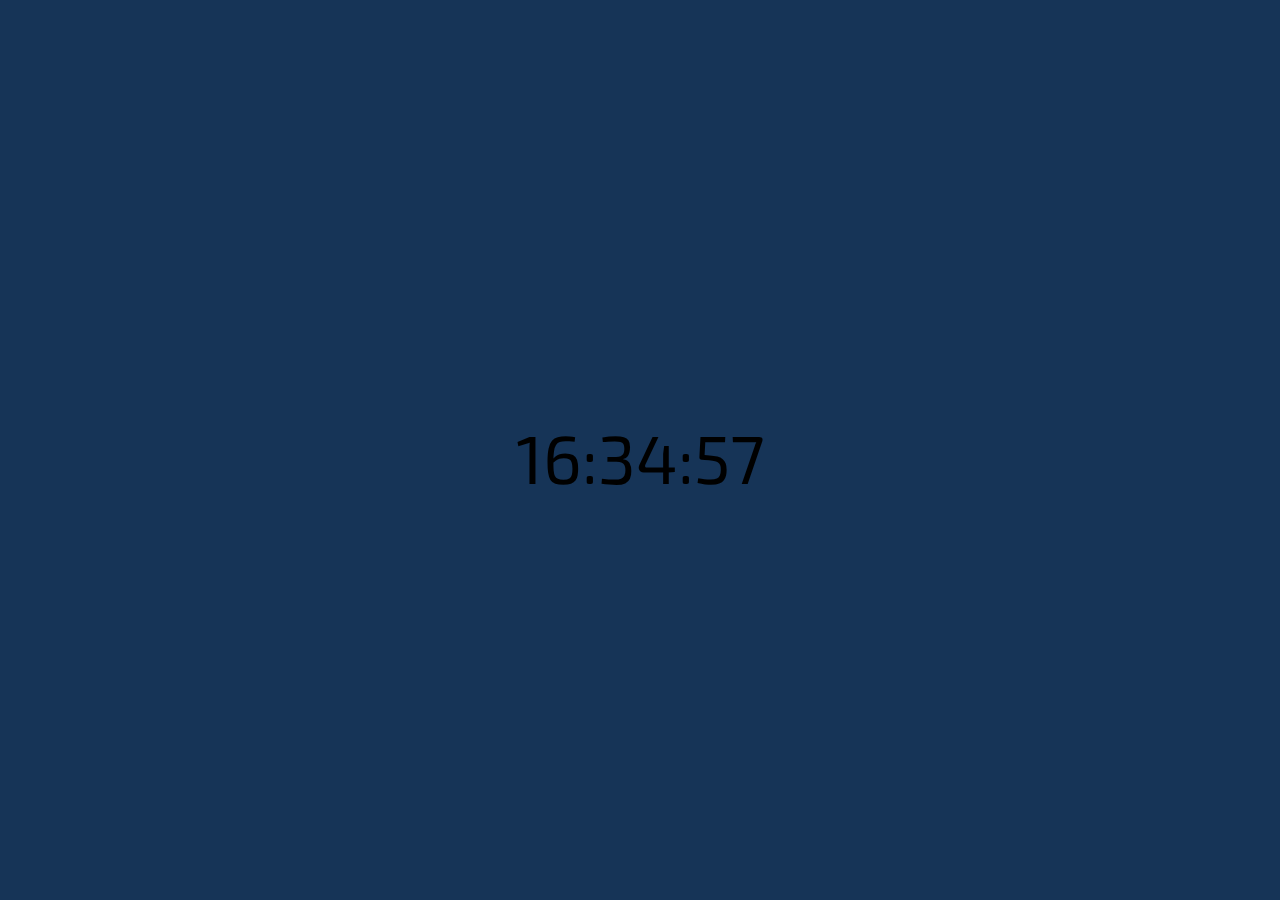
<file: ColorClock/index.html>
<!DOCTYPE html>
<html lang="en">
  <head>
    <meta charset="UTF-8" />
    <meta name="viewport" content="width=device-width, initial-scale=1.0" />
    <link rel="preconnect" href="https://fonts.gstatic.com" />
    <link
      href="https://fonts.googleapis.com/css2?family=Exo+2:wght@100;200;300;400;500;600;700;800;900&display=swap"
      rel="stylesheet"
    />
    <title>Clock</title>
    <link rel="stylesheet" href="style.css" />
  </head>
  <body>
    <div id="clock">12:13:14</div>

    <script src="script.js"></script>
  </body>
</html>
</file>
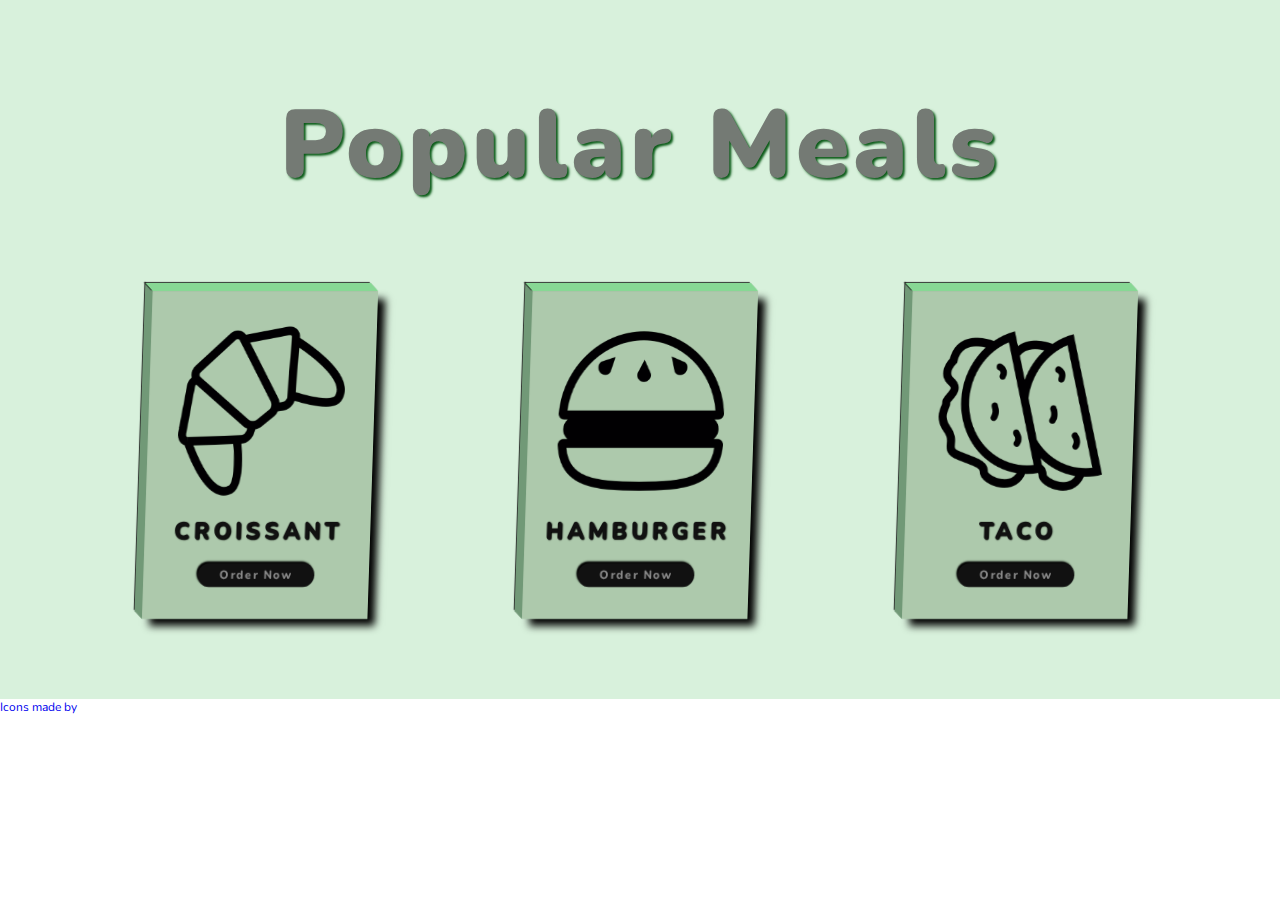
<file: Orders/index.html>
<!DOCTYPE html>
<html lang="en">
<head>
    <meta charset="UTF-8">
    <meta name="viewport" content="width=device-width, initial-scale=1.0">
    <title>Orders</title>
    <link rel="stylesheet" href="style.css">
    <link rel="stylesheet" href="https://cdnjs.cloudflare.com/ajax/libs/font-awesome/5.15.1/css/all.min.css">
</head>
<body>
    <div class="container">
        <section class="section-2">
            <h1 class="section-heading">popular meals</h1>
            <div class="cards-container">
                <div class="card">
                    <img src="images/card-img-1.png" class="card-img" />
                    <h3 class="card-name">Croissant</h3>
                    <button class="card-btn">Order now</button>
                </div>
                <div class="card">
                    <img src="images/card-img-2.png" class="card-img" />
                    <h3 class="card-name">Hamburger</h3>
                    <button class="card-btn">Order now</button>
                </div>
                <div class="card">
                    <img src="images/card-img-3.png" class="card-img" />
                    <h3 class="card-name">Taco</h3>
                    <button class="card-btn">Order now</button>
                </div>
            </div>
        </section>
        <div><h2><a href="http://www.freepik.com" title="">Icons made by</a></h2></div>
        </div>
</body>

</html>
</file>
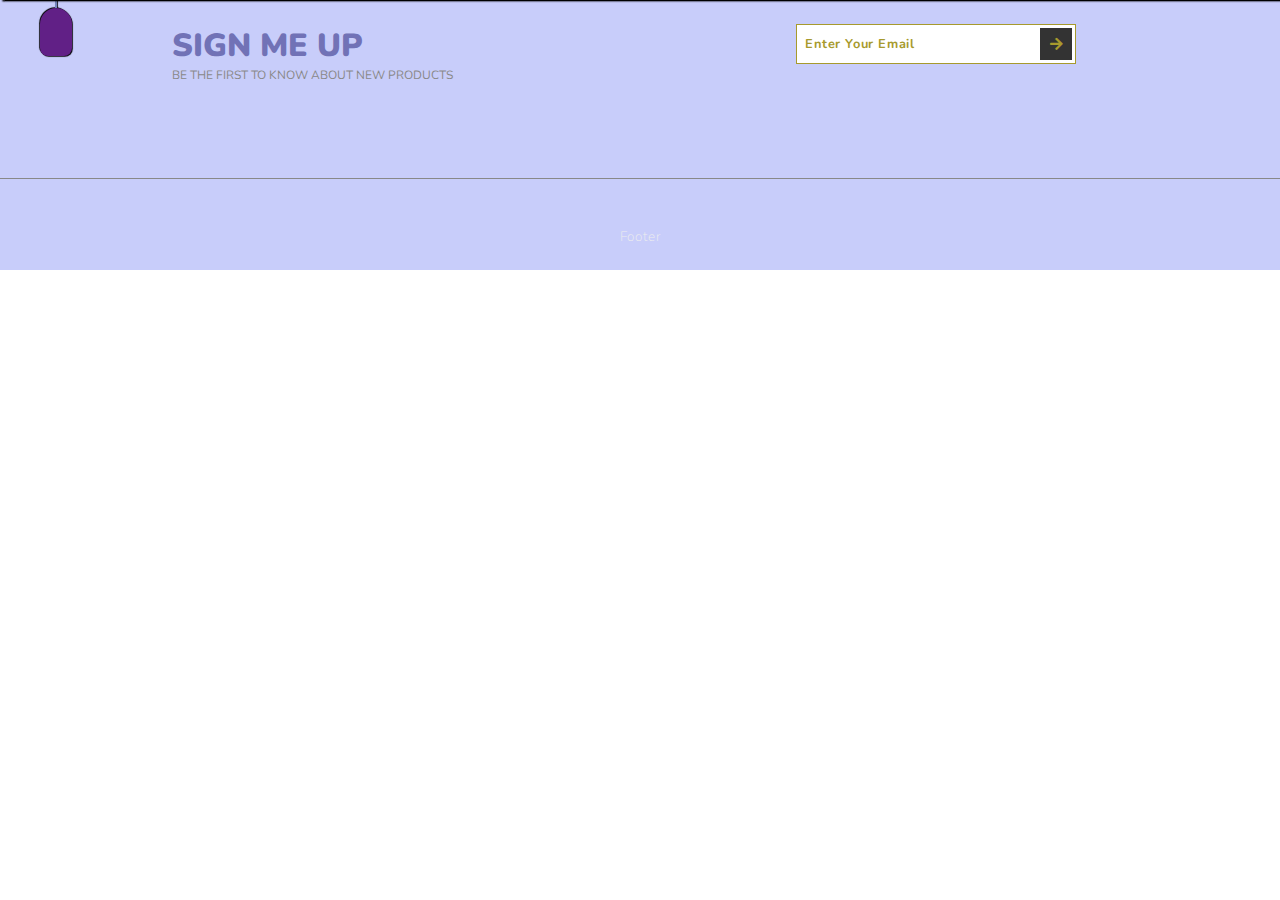
<file: Orders_menu/index.html>
<!DOCTYPE html>
<html lang="en">
<head>
    <meta charset="UTF-8">
    <meta name="viewport" content="width=device-width, initial-scale=1.0">
    <title>Foods</title>
    <link rel="stylesheet" href="style.css">
    <link rel="stylesheet" href="https://cdnjs.cloudflare.com/ajax/libs/font-awesome/5.15.1/css/all.min.css">
</head>
<body>

    <!-- Navbar  -->
    <nav class="navbar target">
        <a href="#" class="navbar-link">
            <i class="fas fa-home"></i>
            <span>Home</span>
        </a>
        <a href="#" class="navbar-link">
            <i class="fas fa-utensils"></i>
            <span>Meals</span>
        </a>
        <a href="#" class="navbar-link">
            <i class="fas fa-hamburger"></i>
            <span>Burger</span>
        </a>
        <a href="#" class="navbar-link">
            <i class="fas fa-pizza-slice"></i>
            <span>Pizza</span>
        </a>
        <a href="#" class="navbar-link">
            <i class="fas fa-blender-phone"></i>
            <span>Contact</span>
        </a>
    </nav>
    <div class="menu target"></div>
    <!-- End of Navbar  -->

    <div class="container">
        
        <!-- Section 4 -->
        <section class="section-4">
            <div class="section-4-text">
                <h2 class="section-4-heading">Sign Me Up</h2>
                <p class="section-4-paragraph">
                    BE THE FIRST TO KNOW ABOUT NEW PRODUCTS
                </p>
            </div>
            <form class="signup-form ">
                <input
                    type="email"
                    class="signup-form-input"
                    placeholder="Enter Your Email"
                />
                <button type="submit" class="signup-form-btn">
                    <i class="fas fa-arrow-right"></i>
                </button>
            </form>
            <p class="copyright">Footer</p>
        </section>
        <!-- End of Section 4 -->
    </div>
        <script src="script.js"></script>
</body>
</html>
</file>
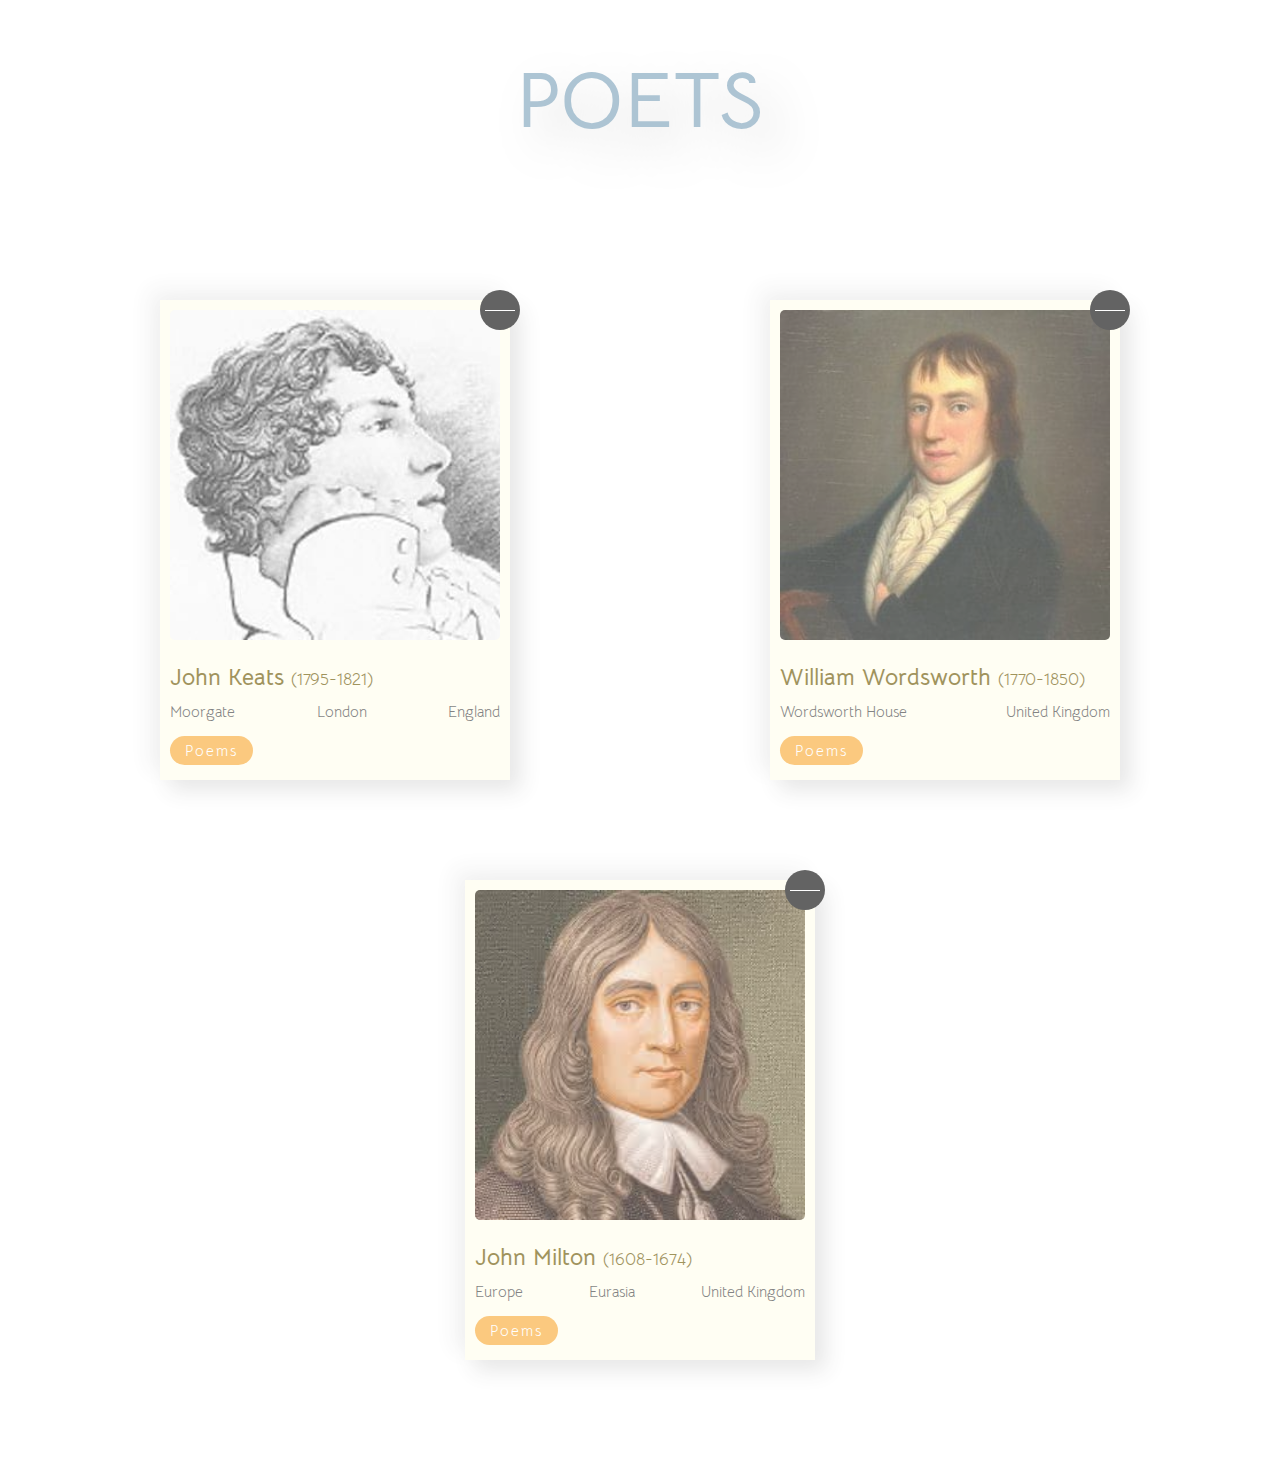
<file: Poets/index.html>
<!DOCTYPE html>
<html lang="en">
<head>
    <meta charset="UTF-8">
    <meta name="viewport" content="width=device-width, initial-scale=1.0">
    <title>Poets</title>
    <link rel="stylesheet" href="style.css">
    <link rel="stylesheet" href="https://cdnjs.cloudflare.com/ajax/libs/font-awesome/5.15.1/css/all.min.css">
</head>
<body>

    <div class="container">
        
        <!-- Section 3 -->
        <section class="section-3" id="team">
            <h1 class="section-heading">Poets</h1>
            <div class="team-wrapper">
                <div class="team-member">
                    <img src="images/team-member-1.jpg" class="team-member-img">
                    <h2 class="team-member-name">John Keats <span>(1795-1821)</span></h2>
                    <ul class="team-member-skills">
                        <li>Moorgate</li>
                        <li>London</li>
                        <li>England</li>
                        
                    </ul>
                    <a href="#" class="projects-btn">Poems</a>
                    <div class="story-btn" title="My Story">
                        <div class="story-btn-line"></div>
                    </div>
                    <div class="story">
                        <h4 class="story-heading">Notes</h4>
                        <p class="story-paragraph">Lorem ipsum dolor sit amet consectetur adipisicing elit. Reprehenderit obcaecati blanditiis aspernatur ab doloribus optio nesciunt adipisci fugiat quia veritatis doloremque tempore ipsum sunt atque exercitationem perspiciatis, beatae aliquam voluptates perferendis. Doloribus exercitationem adipisci, quidem veritatis temporibus magni. Sunt, exercitationem?</p>
                    </div>
                </div>
                <div class="team-member">
                    <img src="images/team-member-2.jpg" class="team-member-img">
                    <h2 class="team-member-name">William Wordsworth <span>(1770-1850)</span></h2>
                    <ul class="team-member-skills">
                        <li>Wordsworth House</li>
                        <li>United Kingdom</li>
                        
                    </ul>
                    <a href="#" class="projects-btn">Poems</a>
                    <div class="story-btn" title="My Story">
                        <div class="story-btn-line"></div>
                    </div>
                    <div class="story">
                        <h4 class="story-heading">Notes</h4>
                        <p class="story-paragraph">Lorem ipsum dolor sit amet consectetur adipisicing elit. Reprehenderit obcaecati blanditiis aspernatur ab doloribus optio nesciunt adipisci fugiat quia veritatis doloremque tempore ipsum sunt atque exercitationem perspiciatis, beatae aliquam voluptates perferendis. Doloribus exercitationem adipisci, quidem veritatis temporibus magni. Sunt, exercitationem?</p>
                    </div>
                </div>
                <div class="team-member">
                    <img src="images/team-member-3.jpg" class="team-member-img">
                    <h2 class="team-member-name">John Milton <span>(1608-1674)</span></h2>
                    <ul class="team-member-skills">
                        <li>Europe</li>
                        <li>Eurasia</li>
                        <li>United Kingdom</li>
                        
                    </ul>
                    <a href="#" class="projects-btn">Poems</a>
                    <div class="story-btn" title="My Story">
                        <div class="story-btn-line"></div>
                    </div>
                    <div class="story">
                        <h4 class="story-heading">Notes</h4>
                        <p class="story-paragraph">Lorem ipsum dolor sit amet consectetur adipisicing elit. Reprehenderit obcaecati blanditiis aspernatur ab doloribus optio nesciunt adipisci fugiat quia veritatis doloremque tempore ipsum sunt atque exercitationem perspiciatis, beatae aliquam voluptates perferendis. Doloribus exercitationem adipisci, quidem veritatis temporibus magni. Sunt, exercitationem?</p>
                    </div>
                </div>
            </div>
        </section>
        <!-- End of Section 3 -->
      
    </div>

    <script src="script.js"></script>
</body>
</html>
</file>
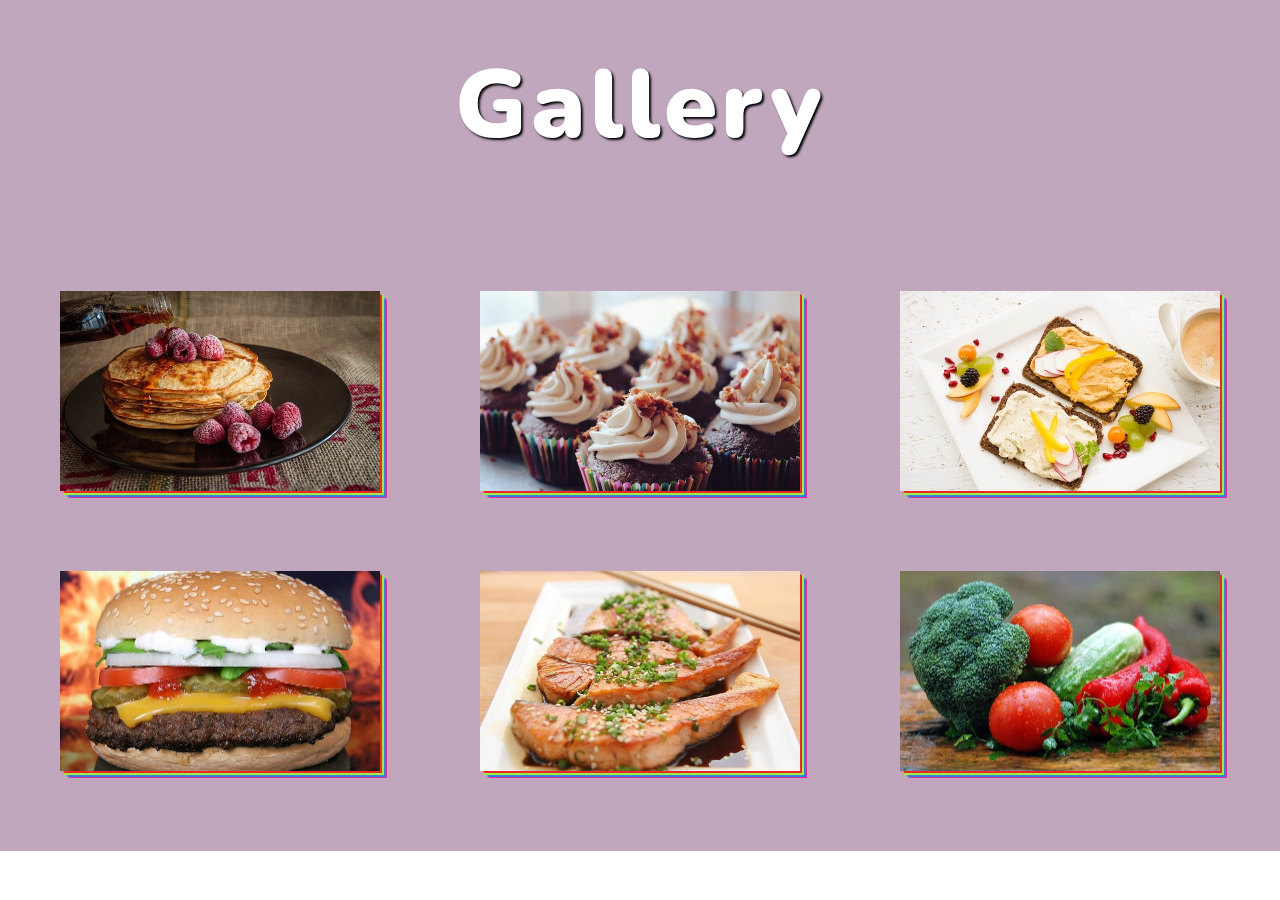
<file: Recipes/index.html>
<!DOCTYPE html>
<html lang="en">
<head>
    <meta charset="UTF-8">
    <meta name="viewport" content="width=device-width, initial-scale=1.0">
    <title>Foods</title>
    <link rel="stylesheet" href="style.css">
    <link rel="stylesheet" href="https://cdnjs.cloudflare.com/ajax/libs/font-awesome/5.15.1/css/all.min.css">
</head>
<body>

            <!-- Section 3 -->
        <section class="section-3">
            <h1 class="section-heading">Gallery</h1>
            <div class="gallery">
                <a href="#" class="gallery-link" title="Order Now">
                    <img src="images/gallery-img-1.jpg" class="food-img" />
                    <h3 class="food-name">Pancakes</h3>
                    <p class="food-description">
                        Lorem ipsum dolor sit amet consectetur adipisicing elit. Ipsa
                        commodi possimus iure hic excepturi. Corporis!
                    </p>
                </a>
                <a href="#" class="gallery-link" title="Order Now">
                    <img src="images/gallery-img-2.jpg" class="food-img" />
                    <h3 class="food-name">Cupcakes</h3>
                    <p class="food-description">
                        Lorem ipsum dolor sit amet consectetur adipisicing elit. Ipsa
                        commodi possimus iure hic excepturi. Corporis!
                    </p>
                </a>
                <a href="#" class="gallery-link" title="Order Now">
                    <img src="images/gallery-img-3.jpg" class="food-img" />
                    <h3 class="food-name">Hummus</h3>
                    <p class="food-description">
                        Lorem ipsum dolor sit amet consectetur adipisicing elit. Ipsa
                        commodi possimus iure hic excepturi. Corporis!
                    </p>
                </a>
                <a href="#" class="gallery-link" title="Order Now">
                    <img src="images/gallery-img-4.jpg" class="food-img" />
                    <h3 class="food-name">Hamburger</h3>
                    <p class="food-description">
                        Lorem ipsum dolor sit amet consectetur adipisicing elit. Ipsa
                        commodi possimus iure hic excepturi. Corporis!
                    </p>
                </a>
                <a href="#" class="gallery-link" title="Order Now">
                    <img src="images/gallery-img-5.jpg" class="food-img" />
                    <h3 class="food-name">Salmon</h3>
                    <p class="food-description">
                        Lorem ipsum dolor sit amet consectetur adipisicing elit. Ipsa
                        commodi possimus iure hic excepturi. Corporis!
                    </p>
                </a>
                <a href="#" class="gallery-link" title="Order Now">
                    <img src="images/gallery-img-6.jpg" class="food-img" />
                    <h3 class="food-name">Vegetables</h3>
                    <p class="food-description">
                        Lorem ipsum dolor sit amet consectetur adipisicing elit. Ipsa
                        commodi possimus iure hic excepturi. Corporis!
                    </p>
                </a>
            </div>
        </section>
        <!-- End of Section 3 -->

        </div>
</body>
</html>
</file>
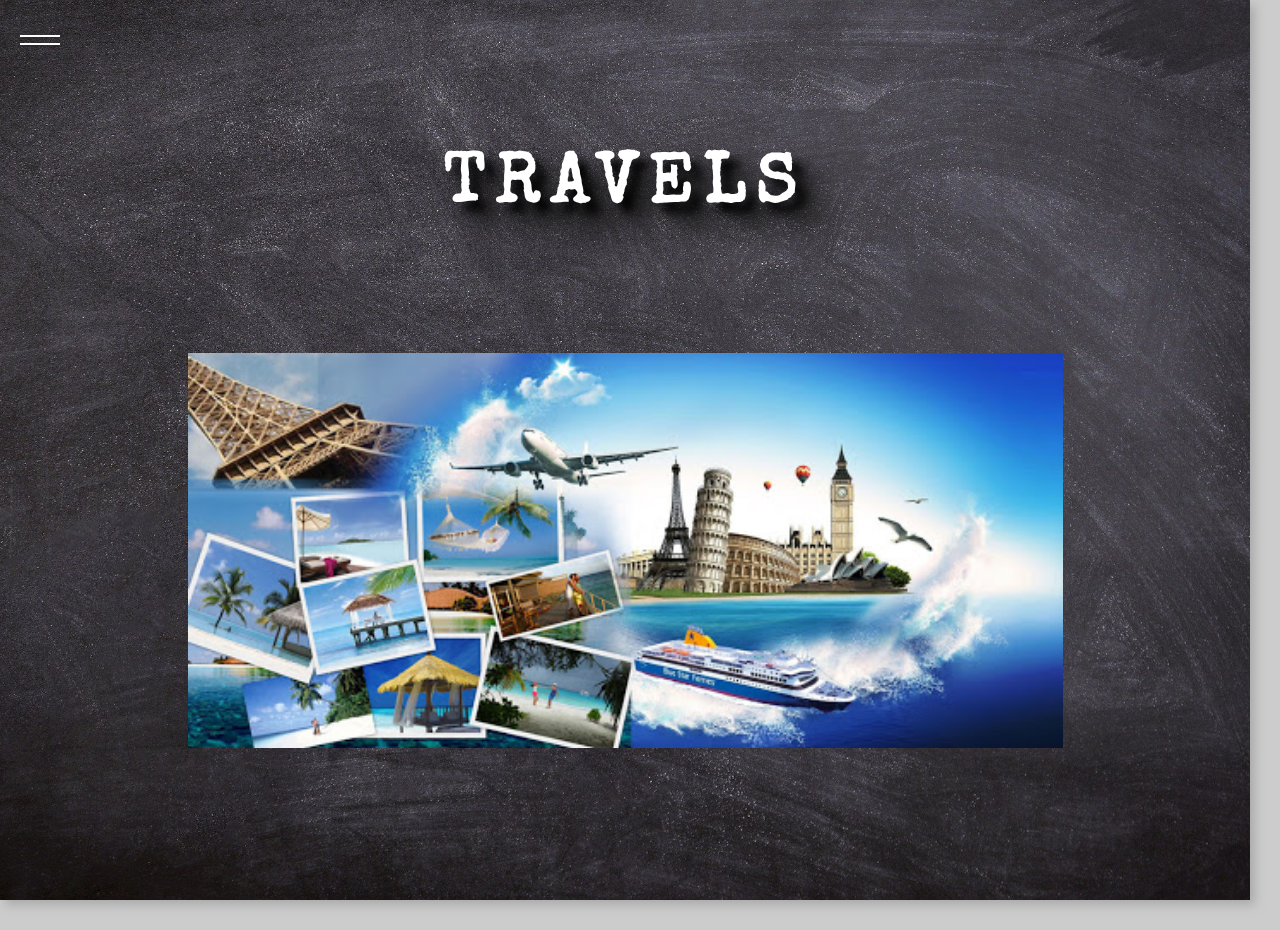
<file: Travel/index.html>
<!DOCTYPE html>
<html lang="en">
  <head>
    <meta charset="UTF-8" />
    <meta name="viewport" content="width=device-width, initial-scale=1.0" />
    <title>Travels</title>
    <link rel="stylesheet" href="style.css" />
    <link
      href="https://fonts.googleapis.com/css2?family=Josefin+Sans:wght@300;400;500;600;700&family=Special+Elite&display=swap"
      rel="stylesheet"
    />
  </head>
  <body>
    <!-- Menu -->
    <div class="menu target center">
      <div class="menu-line menu-line-1"></div>
      <div class="menu-line menu-line-2"></div>
    </div>
    <!-- End of Menu -->

    <!-- Navbar -->
    <nav class="navbar target">
      <a href="#home" class="navbar-link">Home</a>
      <a href="#travels" class="navbar-link">Travels</a>
      <a href="#video-gallery" class="navbar-link">Video Gallery</a>
      <a href="#image-gallery" class="navbar-link">Image Gallery</a>
      <a href="#contact" class="navbar-link">Contact</a>
    </nav>
    <!-- End of Navbar -->

    <!-- Section 1 -->
    <div class="wrapper">
      <section class="section-1 target center" id="home">
        <h1 class="section-heading section-1-heading">Travels</h1>
        <img src="images/travel2.jpg" class="section-1-img" />
      </section>
    </div>
    <!-- End of Section 1 -->
    <script src="script.js"></script>
  </body>
</html>
</file>
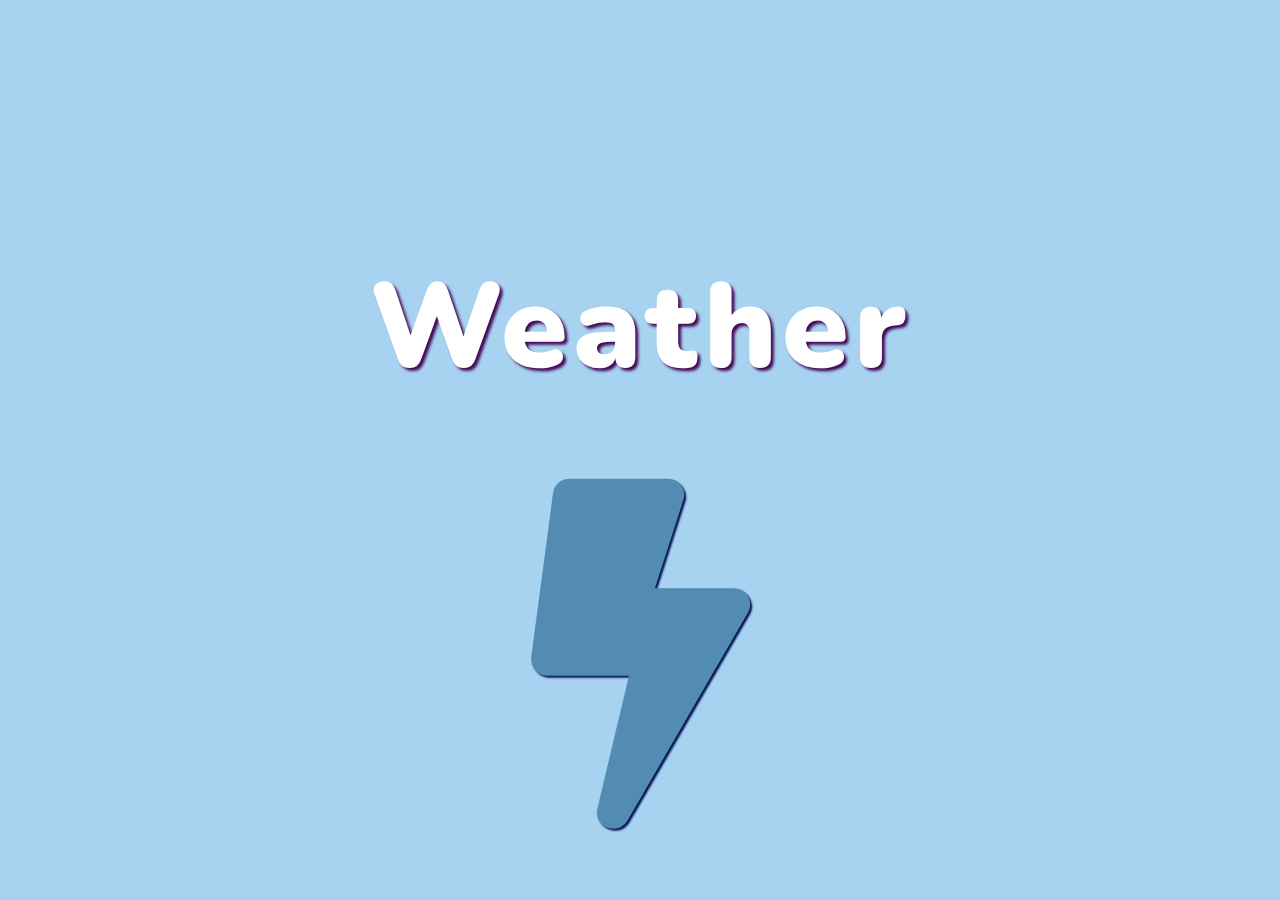
<file: Weather/index.html>
<!DOCTYPE html>
<html lang="en">
    <head>
        <meta charset="UTF-8">
        <meta name="viewport" content="width=device-width, initial-scale=1.0">
        <title>Weather</title>
        <link rel="stylesheet" href="style.css">
        <link rel="stylesheet" href="https://cdnjs.cloudflare.com/ajax/libs/font-awesome/5.15.1/css/all.min.css">
    </head>
    <body>
        <div class="container">
        <section class="section-1">
            <h1 class="section-heading">
                Weather
            </h1>
            <div class="section-1-icons">
                <i class="fas fa-bolt change"></i>
                <i class="fas fa-cloud"></i>
                <i class="fas fa-cloud-rain"></i>
                <i class="fas fa-cloud-sun"></i>
                <i class="fas fa-smog"></i>
                <i class="fas fa-snowflake"></i>
                <i class="fas fa-sun"></i>
                <i class="fas fa-wind"></i>
                <i class="fas fa-rainbow"></i>
                <i class="fas fa-water"></i>
            </div>
        </section>
        </div>
        <script src="script.js"></script>
    </body>

</html>
</file>
<file: ColorClock/style.css>
* {
  margin: 0;
  padding: 0;
}

#clock {
  text-align: center;
  position: relative;
  top: 50%;
  font-family: "Exo 2", sans-serif;
  font-size: 68px;
  margin-top: -34px;
}

html,
body {
  height: 100%;
}
</file>
<file: Orders/style.css>
@import url("https://fonts.googleapis.com/css2?family=Nunito:wght@200;300;400;600;700;800;900&display=swap");
/* Common styles */
* {
  margin: 0;
  padding: 0;
  box-sizing: border-box;
  text-decoration: none;
  outline: none;
  font-family: "Nunito", sans-serif;
  font-weight: 400;
}

html {
  font-size: 62.5%;
}

.section-heading {
  font-size: 12rem;
  font-weight: 900;
  color: rgb(116, 122, 116);
  text-align: center;
  text-transform: capitalize;
  letter-spacing: 0.5rem;
  text-shadow: 0.3rem 0.3rem 0.3rem rgb(9, 90, 22);
}
/* End of Common Styles */

/* Section 2 */
.section-2 {
  width: 100%;
  height: 100vh;
  background-color: rgb(216, 241, 220);
  display: flex;
  flex-direction: column;
  justify-content: space-between;
  padding: 10rem 0;
}

.cards-container {
  display: flex;
  justify-content: space-evenly;
  /* padding: 0 5%; */
}

.card-wrapper {
  perspective: 1000rem;
}

.card {
  width: 30rem;
  background-color: #adc9ac;
  padding: 4rem;
  display: flex;
  flex-direction: column;
  justify-content: space-between;
  align-items: center;
  box-shadow: 1rem 1rem 1rem #000;
  position: relative;
  transform: rotateY(20deg) skewX(-2deg);
  transition: transform 0.5s, box-shadow 0.5s;
}

.card:hover {
  transform: rotateY(20deg) skewX(-2deg) translateY(-3rem);
  box-shadow: 2rem 2rem 2rem #000;
}

.card::before {
  content: "";
  height: 100%;
  width: 1rem;
  background-color: #719977;
  position: absolute;
  top: 0;
  left: -1rem;
  transform: skewY(45deg);
  transform-origin: right;
  box-shadow: -0.1rem -0.1rem 0.1rem #000;
}

.card::after {
  content: "";
  width: 100%;
  height: 1rem;
  background-color: #87d894;
  position: absolute;
  top: -1rem;
  left: 0;
  transform: skewX(45deg);
  transform-origin: bottom;
  box-shadow: -0.1rem -0.1rem 0.1rem #000;
}

.card-img {
  width: 100%;
}

.card-name {
  font-size: 3rem;
  font-weight: 900;
  text-transform: uppercase;
  letter-spacing: 0.5rem;
  color: #111;
  margin: 2rem 0;
  text-shadow: 0.15rem 0.15rem 0.15rem #000;
}

.card-btn {
  width: 70%;
  background-color: #111;
  color: #888;
  border-radius: 5rem;
  font-size: 1.5rem;
  font-weight: 800;
  letter-spacing: 0.2rem;
  text-transform: capitalize;
  border: none;
  padding: 0.5rem 0;
  cursor: pointer;
  box-shadow: -0.2rem -0.2rem 0.2rem #000;
}
/* End of Section 2 */

/* Responsive */
@media (max-width: 1400px) {
  html {
    font-size: 50%;
  }

  .section-2 {
    height: auto;
  }

  .cards-container {
    margin-top: 10rem;
  }

  .gallery-link {
    width: 40rem;
    height: 25rem;
    margin: 5rem;
  }

  .food-img {
    width: 100%;
    height: 100%;
  }
}

@media (max-width: 1000px) {
  .section-heading {
    font-size: 9rem;
    margin: 0 5rem;
  }

  .section-1-icons i {
    font-size: 25rem;
  }

  .cards-container {
    flex-wrap: wrap;
  }

  .card {
    margin: 5rem;
  }

  .section-4 {
    height: 30rem;
  }
}

@media (max-width: 900px) {
  .navbar-link {
    margin: 2rem;
  }

  .navbar-link i {
    font-size: 4rem;
  }

  .navbar-link span {
    font-size: 2rem;
  }
}

@media (max-width: 700px) {
  .section-heading {
    font-size: 7rem;
    margin: 0 10rem;
  }

  .section-1-icons i {
    font-size: 20rem;
  }

  .menu {
    left: 2rem;
  }

  .section-4 {
    height: 40rem;
    flex-direction: column;
    justify-content: flex-start;
    align-items: center;
  }

  .section-4-text {
    margin-bottom: 8rem;
  }
}

@media (max-width: 550px) {
  html {
    font-size: 40%;
  }

  .navbar-link {
    margin: 0 0.7rem;
  }
}
/* End of Responsive */
</file>
<file: Orders_menu/style.css>
@import url("https://fonts.googleapis.com/css2?family=Nunito:wght@200;300;400;600;700;800;900&display=swap");
/* Common styles */
* {
  margin: 0;
  padding: 0;
  box-sizing: border-box;
  text-decoration: none;
  outline: none;
  font-family: "Nunito", sans-serif;
  font-weight: 400;
}

html {
  font-size: 62.5%;
}

.section-heading {
  font-size: 12rem;
  font-weight: 900;
  color: #fff;
  text-align: center;
  text-transform: capitalize;
  letter-spacing: 0.5rem;
  text-shadow: 0.3rem 0.3rem 0.3rem #000;
}
/* End of Common Styles */

/* Navbar */
.navbar {
  width: 100%;
  height: 14rem;
  background-color: rgb(206, 194, 224);
  position: fixed;
  top: -14rem;
  z-index: 150;
  display: flex;
  justify-content: center;
  align-items: center;
  box-shadow: 0.2rem 0.2rem 0.2rem #000;
  /* text-align: center; */
  transition: top 0.4s;
}

.navbar.change {
  top: 0;
  transition: top 0.4s 0.2s;
}

.navbar-link {
  color: rgb(81, 40, 94);
  margin: 0 4rem;
  display: flex;
  flex-direction: column;
  justify-content: center;
  align-items: center;
  /* position: relative; */
  opacity: 0;
  transition: color 0.3, opacity, 2s;
}

.change .navbar-link {
  opacity: 1;
}

.change .navbar-link:nth-child(1) {
  transition: opacity 0.4s 0.5s, color 0.3s;
}

.change .navbar-link:nth-child(2) {
  transition: opacity 0.4s 0.6s, color 0.3s;
}

.change .navbar-link:nth-child(3) {
  transition: opacity 0.4s 0.7s, color 0.3s;
}

.change .navbar-link:nth-child(4) {
  transition: opacity 0.4s 0.8s, color 0.3s;
}

.change .navbar-link:nth-child(5) {
  transition: opacity 0.4s 0.9s, color 0.3s;
}

.navbar-link:hover {
  color: #fff;
}

.navbar-link i {
  font-size: 7rem;
}

.navbar-link span {
  font-size: 2.5rem;
  font-weight: 900;
  letter-spacing: 0.5rem;
  margin-top: 0.5rem;
}

.menu {
  width: 4rem;
  height: 6rem;
  background-color: rgb(97, 32, 134);
  position: fixed;
  top: 1rem;
  left: 5rem;
  border-radius: 30rem 30rem 15rem 15rem;
  box-shadow: 0.1rem 0.1rem 0.1rem #000, -0.1rem -0.1rem 0.1rem #000;
  cursor: pointer;
  z-index: 100;
  transition: top 0.4s 0.2s;
}

.menu.change {
  top: 15rem;
  transition: top 0.4s;
}

.menu::before {
  content: "";
  width: 0.3rem;
  height: 15rem;
  background-color: rgb(116, 132, 187);
  position: absolute;
  top: -15rem;
  left: calc(50% - 0.15rem);
  box-shadow: 0.1rem 0rem 0.1rem #000;
  /* transition: all 0.4s; */
}

/* End of Navbar */

.section-4 {
  width: 100%;
  height: 30vh;
  background-color: rgb(200, 205, 250);
  display: flex;
  justify-content: space-around;
  padding: 3rem 0;
  position: relative;
  align-items: flex-start;
}

.section-4-text {
  text-transform: uppercase;
}

.section-4-heading {
  font-size: 4rem;
  font-weight: 900;
  color: #7172b6;
}

.section-4-paragraph {
  font-size: 1.5rem;
  color: #888;
}

.signup-form {
  /* position: relative; */
  display: flex;
  align-items: center;
}

.signup-form-input {
  width: 35rem;
  height: 5rem;
  padding: 1rem;
  border: 0.2rem solid #a79a2d;
  font-size: 1.6rem;
  font-weight: 700;
  letter-spacing: 0.1rem;
  color: #a79a2d;
}

.signup-form-input::placeholder {
  color: #a79a2d;
}

.signup-form-btn {
  position: relative;
  left: -4.5rem;
  width: 4rem;
  height: 4rem;
  background-color: #333;
  color: #a79a2d;
  border: none;
  font-size: 1.8rem;
  cursor: pointer;
}

.copyright {
  position: absolute;
  bottom: 3rem;
  font-size: 1.7rem;
  font-weight: 200;
  color: #eee;
  letter-spacing: 0.1rem;
  border-top: 0.1rem solid #888;
  padding-top: 6rem;
  width: 100%;
  text-align: center;
}
/* End of Section */

/* Responsive */
@media (max-width: 1400px) {
  html {
    font-size: 50%;
  }

  .section-2 {
    height: auto;
  }

  .cards-container {
    margin-top: 10rem;
  }

  .gallery-link {
    width: 40rem;
    height: 25rem;
    margin: 5rem;
  }

  .food-img {
    width: 100%;
    height: 100%;
  }
}

@media (max-width: 1000px) {
  .section-heading {
    font-size: 9rem;
    margin: 0 5rem;
  }

  .section-1-icons i {
    font-size: 25rem;
  }

  .cards-container {
    flex-wrap: wrap;
  }

  .card {
    margin: 5rem;
  }

  .section-4 {
    height: 30rem;
  }
}

@media (max-width: 900px) {
  .navbar-link {
    margin: 2rem;
  }

  .navbar-link i {
    font-size: 4rem;
  }

  .navbar-link span {
    font-size: 2rem;
  }
}

@media (max-width: 700px) {
  .section-heading {
    font-size: 7rem;
    margin: 0 10rem;
  }

  .section-1-icons i {
    font-size: 20rem;
  }

  .menu {
    left: 2rem;
  }

  .section-4 {
    height: 40rem;
    flex-direction: column;
    justify-content: flex-start;
    align-items: center;
  }

  .section-4-text {
    margin-bottom: 8rem;
  }
}

@media (max-width: 550px) {
  html {
    font-size: 40%;
  }

  .navbar-link {
    margin: 0 0.7rem;
  }
}
/* End of Responsive */
</file>
<file: Poets/style.css>
/* Common Styles */
@import url("https://fonts.googleapis.com/css2?family=Bellota+Text:wght@300;400;700&family=Monoton&display=swap");

* {
  margin: 0;
  padding: 0;
  box-sizing: border-box;
  text-decoration: none;
  list-style-type: none;
  outline: none;
  font-family: "Bellota Text", cursive;
  font-weight: 400;
}

html {
  font-size: 62.5%;
  scroll-behavior: smooth;
}

.container {
  width: 100%;
  overflow-x: hidden;
}

.section-heading {
  font-size: 10rem;
  font-weight: bold;
  text-transform: uppercase;
  color: rgba(31, 95, 138, 0.9);
  text-align: center;
  opacity: 0.4;
  text-shadow: 2rem 2rem 4rem #aaa;
}
/* End of Common Styles */

/* Section 3 */
.section-3 {
  width: 100%;
  height: 100vh;
  display: flex;
  flex-direction: column;
  justify-content: space-between;
  padding: 5rem 0;
}

.team-wrapper {
  display: flex;
  justify-content: space-evenly;
  align-items: center;
  height: 70%;
}

.team-member {
  width: 35rem;
  background-color: #fffeee;
  padding: 1rem 1rem 2rem 1rem;
  box-shadow: 1rem 1rem 2rem #ddd, -1rem -1rem 2rem #eee;
  position: relative;
  opacity: 0.7;
  transition: opacity 0.5s;
}

.team-member:hover {
  opacity: 1;
}

.team-member:first-child {
  align-self: flex-start;
}

.team-member:last-child {
  align-self: flex-end;
}

.team-member-img {
  width: 100%;
  border-radius: 0.5rem;
}

.team-member-name {
  font-size: 2.3rem;
  font-weight: 700;
  color: #796717;
  margin-top: 2rem;
}

.team-member-name span {
  font-size: 1.7rem;
}

.team-member-skills {
  display: flex;
  justify-content: space-between;
  margin: 1rem 0 2rem 0;
}

.team-member-skills li {
  font-size: 1.5rem;
  color: #505050;
}

.projects-btn {
  background-color: #fab34a;
  color: #fff;
  padding: 0.5rem 1.5rem;
  border-radius: 5rem;
  font-size: 1.5rem;
  letter-spacing: 0.2rem;
}

.story-btn {
  width: 4rem;
  height: 4rem;
  background-color: #222;
  position: absolute;
  top: -1rem;
  right: -1rem;
  border-radius: 5rem;
  display: flex;
  align-items: center;
  padding: 0.5rem;
  cursor: pointer;
  z-index: 50;
  transition: transform 0.5s;
}

.change.story-btn {
  transform: rotate(405deg);
}

.story-btn-line {
  width: 100%;
  height: 0.1rem;
  background-color: #fff;
}

.story {
  width: 100%;
  height: 100%;
  background-color: rgba(31, 95, 138, 0.9);
  position: absolute;
  top: 0;
  left: 0;
  display: flex;
  flex-direction: column;
  justify-content: center;
  align-items: center;
  padding: 2rem;
  transform: scale(0);
  transform-origin: top right;
  border-radius: 50rem 0 50rem 50rem;
  transition: all 0.5s;
}

.change.story {
  transform: scale(1);
  border-radius: 0;
}

.story-heading {
  font-size: 4rem;
  font-weight: 700;
  color: #fff;
  margin-bottom: 2rem;
}

.story-paragraph {
  font-size: 1.8rem;
  color: #eee;
  text-align: justify;
  letter-spacing: 0.1rem;
  text-indent: 2rem;
}
/* End of Section 3 */

/* Responsive */
@media (max-width: 1400px) {
  .floating-bg {
    top: -120vw;
  }

  .section-1-heading {
    font-size: 6rem;
    top: 25vw;
    width: 70rem;
  }

  .navbar-link {
    font-size: 2rem;
  }

  .logo {
    top: 75%;
  }

  .logo i {
    font-size: 10rem;
  }

  .section-heading {
    font-size: 8rem;
    margin-bottom: 10rem;
  }

  .section-2 {
    height: auto;
  }

  .customers-wrapper {
    flex-wrap: wrap;
  }

  .customer {
    margin: 5rem 10rem;
  }

  .section-3 {
    height: auto;
  }

  .team-wrapper {
    flex-wrap: wrap;
  }

  .team-member {
    margin: 5rem 10rem;
  }

  .form-container {
    height: 60%;
  }

  .form-img {
    display: none;
  }

  .contact-form {
    transform: translateY(0);
  }

  .contact-form:hover {
    transform: translateY(-1rem);
  }

  .copyright {
    margin: 5rem 0 4rem 0;
  }
}

@media (max-width: 1150px) {
  .floating-bg {
    top: -110vw;
  }

  .section-1-heading {
    font-size: 5rem;
    top: 30vw;
    width: 60rem;
  }

  .logo i {
    font-size: 9rem;
  }
}

@media (max-width: 950px) {
  .floating-bg {
    top: -100vw;
  }

  .section-1-heading {
    top: 40vw;
  }

  .navbar {
    justify-content: space-around;
  }
}

@media (max-width: 750px) {
  html {
    font-size: 50%;
  }

  .floating-bg {
    top: -90vw;
  }

  .section-1-heading {
    top: 48vw;
  }

  .section-heading {
    margin-bottom: 5rem;
  }
}

@media (max-width: 550px) {
  html {
    font-size: 45%;
  }

  .floating-bg {
    top: -70vw;
  }

  .section-1-heading {
    top: 65vw;
    width: 42rem;
    font-size: 3.5rem;
  }

  .section-heading {
    font-size: 6rem;
  }

  .customer {
    margin: 5rem 0;
  }

  .team-member {
    margin: 5rem 0;
  }

  .section-4 {
    height: auto;
  }

  .form-container {
    background-color: transparent;
    box-shadow: none;
  }

  .contact-form {
    box-shadow: 1rem 1rem 2rem #aaa;
  }

  .contact-form:hover {
    box-shadow: 2rem 2rem 3rem #aaa;
  }

  .copyright {
    font-size: 1.8rem;
    margin: 5rem;
    text-align: center;
  }

  .scroll-up-btn {
    bottom: 2rem;
    right: 2rem;
  }
}
/* End of Responsive */
</file>
<file: Recipes/style.css>
@import url("https://fonts.googleapis.com/css2?family=Nunito:wght@200;300;400;600;700;800;900&display=swap");
/* Common styles */
* {
  margin: 0;
  padding: 0;
  box-sizing: border-box;
  text-decoration: none;
  outline: none;
  font-family: "Nunito", sans-serif;
  font-weight: 400;
}

html {
  font-size: 62.5%;
}

.section-heading {
  font-size: 12rem;
  font-weight: 900;
  color: #fff;
  text-align: center;
  text-transform: capitalize;
  letter-spacing: 0.5rem;
  text-shadow: 0.3rem 0.3rem 0.3rem #000;
}
/* End of Common Styles */

/* Section 3 */
.section-3 {
  background-color: rgb(192, 167, 189);
  padding: 5rem 0;
}

.gallery {
  display: flex;
  flex-wrap: wrap;
  align-items: center;
  justify-content: space-evenly;
  margin-top: 10rem;
}

.gallery-link {
  position: relative;
  margin: 4rem 1rem;
}

.gallery-link::before {
  content: "";
  position: absolute;
  top: 2vw;
  left: 80%;
  width: 0.2rem;
  height: 0;
  background-color: #fff;
  z-index: 10;
  transition: height 0.5s;
}

.gallery-link::after {
  content: "";
  position: absolute;
  top: 30%;
  left: 2rem;
  width: 0;
  height: 0.2rem;
  background-color: #fff;
  transition: width 0.5s;
}

.gallery-link:hover::before {
  height: 80%;
}

.gallery-link:hover::after {
  width: 90%;
}

.food-img {
  width: 24vw;
  height: 15vw;
  object-fit: cover;
  box-shadow: 0.3rem 0.3rem 0.1rem #e92929, 0.5rem 0.5rem 0.1rem #a2e946,
    0.7rem 0.7rem 0.1rem #297ce9, 0.9rem 0.9rem 0.1rem #e92999;
  transition: all 0.5s;
}

.gallery-link:hover .food-img {
  box-shadow: 1rem 1rem 0.1rem #e92929, 2rem 2rem 0.1rem #a2e946,
    3rem 3rem 0.1rem #297ce9, 4rem 4rem 0.1rem #e92999;
  transform: scale(1.1);
  filter: blur(0.5rem);
  opacity: 0.5;
}

.food-name {
  position: absolute;
  top: 3rem;
  left: 3rem;
  font-size: 2rem;
  font-weight: 700;
  text-transform: uppercase;
  letter-spacing: 0.1rem;
  color: #fff;
  width: 0;
  overflow: hidden;
  transition: width 0.3s;
}

.gallery-link:hover .food-name {
  width: 100%;
  transition: width 1.5s 0.5s;
}

.food-description {
  position: absolute;
  bottom: 3vw;
  left: 2rem;
  width: 70%;
  font-size: 1.5rem;
  font-weight: 300;
  letter-spacing: 0.1rem;
  text-transform: uppercase;
  color: #fff;
  opacity: 0;
  visibility: hidden;
  transition: opacity 0.3s;
}

.gallery-link:hover .food-description {
  opacity: 1;
  visibility: visible;
  transition: opacity 1s 1s;
}
/* End of Section 3 */

/* Responsive */
@media (max-width: 1400px) {
  html {
    font-size: 50%;
  }

  .section-2 {
    height: auto;
  }

  .cards-container {
    margin-top: 10rem;
  }

  .gallery-link {
    width: 40rem;
    height: 25rem;
    margin: 5rem;
  }

  .food-img {
    width: 100%;
    height: 100%;
  }
}

@media (max-width: 1000px) {
  .section-heading {
    font-size: 9rem;
    margin: 0 5rem;
  }

  .section-1-icons i {
    font-size: 25rem;
  }

  .cards-container {
    flex-wrap: wrap;
  }

  .card {
    margin: 5rem;
  }

  .section-4 {
    height: 30rem;
  }
}

@media (max-width: 900px) {
  .navbar-link {
    margin: 2rem;
  }

  .navbar-link i {
    font-size: 4rem;
  }

  .navbar-link span {
    font-size: 2rem;
  }
}

@media (max-width: 700px) {
  .section-heading {
    font-size: 7rem;
    margin: 0 10rem;
  }

  .section-1-icons i {
    font-size: 20rem;
  }

  .menu {
    left: 2rem;
  }

  .section-4 {
    height: 40rem;
    flex-direction: column;
    justify-content: flex-start;
    align-items: center;
  }

  .section-4-text {
    margin-bottom: 8rem;
  }
}

@media (max-width: 550px) {
  html {
    font-size: 40%;
  }

  .navbar-link {
    margin: 0 0.7rem;
  }
}
/* End of Responsive */
</file>
<file: Travel/style.css>
/* Common Styles */
* {
  margin: 0;
  padding: 0;
  outline: none;
  box-sizing: border-box;
  text-decoration: none;
  list-style-type: none;
  font-family: "Special Elite", cursive;
  font-weight: 400;
}

html {
  font-size: 62.5%;
  scroll-behavior: smooth;
}

body {
  background-color: #ccc;
  padding-right: 3rem;
}

.center {
  display: flex;
  justify-content: center;
  align-items: center;
}
/* End of Common Styles */

/* Menu */
.menu {
  width: 4rem;
  height: 4rem;
  position: fixed;
  top: 2rem;
  left: 2rem;
  z-index: 10;
  flex-direction: column;
  cursor: pointer;
  transition: all 0.5s;
}

.menu.change {
  transform: rotate(45deg);
  left: 15vw;
}

.menu-line {
  width: 100%;
  height: 0.2rem;
  background-color: #fff;
  margin: 0.3rem 0;
  box-shadow: 0.1rem 0.1rem 0.3rem #222;
  transition: transform 0.5s;
}

.change .menu-line-1 {
  transform: rotate(270deg) translateX(-0.4rem);
}

.change .menu-line-2 {
  transform: rotate(360deg) translateY(-0.4rem);
}
/* End of Menu */

/* Navbar */
.navbar {
  width: 15vw;
  height: 100vh;
  background-color: #fff;
  position: fixed;
  top: 0;
  left: -15vw;
  display: flex;
  flex-direction: column;
  padding: 4rem 0 0 4rem;
  z-index: 10;
  transition: left 0.5s;
}

.navbar.change {
  left: 0;
}

.navbar-link {
  font-size: 1.5rem;
  font-weight: 600;
  margin: 2rem 0;
  color: #777;
  letter-spacing: 0.3rem;
  text-transform: uppercase;
  transition: color 0.3s;
}

.navbar-link:hover {
  color: #111;
}
/* End of Navbar */

/* Common Section Styles */
.wrapper {
  width: 100%;
  perspective: 50rem;
}

section {
  width: 100%;
  height: 100vh;
  background-color: #efefef;
  position: relative;
  left: 0;
  margin-bottom: 3rem;
  transform-origin: left;
  box-shadow: 0.5rem 0.5rem 1rem #aaa;
  padding: 5rem 0;
  transition: left 0.5s, transform 0.5s;
}

section.change {
  left: 15vw;
  transform: rotateY(10deg);
}

.section-heading {
  font-size: 10rem;
  font-weight: bolder;
  color: #fff;
  margin-bottom: 10rem;
  letter-spacing: 1rem;
  text-align: center;
  text-shadow: 0.3rem 0.3rem 0.5rem #555;
}
/* End of Common Section Styles */

/* Section-1 */
.section-1 {
  flex-direction: column;
  background: url(images/bg-section1.jpg) center no-repeat;
  background-size: cover;
}

.section-1 .section-1-heading {
  margin-bottom: 3rem;
  text-transform: uppercase;
  text-shadow: 1rem 1rem 1rem #000, 2rem 2rem 2rem #111, 3rem 3rem 3rem #222;
}

.section-1-img {
  width: 70%;
}
/* End of Section-1 */


/* Responsive */
@media (max-width: 1500px) {
  .navbar {
    width: 20vw;
    padding: 2rem 0 0 2rem;
    left: -20vw;
  }

  .menu.change {
    left: 20vw;
  }

  section.change {
    left: 20vw;
    transform: rotateY(15deg);
  }

  .section-heading {
    font-size: 7rem;
  }

  .section-1 {
    justify-content: space-evenly;
  }

  .section-2 {
    height: auto;
    padding: 5rem 0 10rem 0;
  }

  .cards-wrapper {
    flex-wrap: wrap;
  }

  .card {
    width: 40rem;
    margin: 3rem;
  }

  .section-3 {
    padding: 5rem 3rem;
  }

  .video {
    width: 30%;
    margin: 2rem;
  }

  .section-4 {
    height: auto;
  }

  .gallery {
    margin: 12rem 0;
  }

  .gallery-shelf {
    width: 90%;
  }

  .gallery img {
    width: 20%;
  }

  .gallery-img-2 {
    left: 25%;
  }

  .gallery-img-3 {
    left: 75%;
  }

  .section-5 {
    height: auto;
  }

  .contact-form {
    width: 55rem;
    height: 40rem;
    padding: 2rem;
  }

  .copyright {
    margin-top: 5rem;
  }
}

@media (max-width: 1000px) {
  body {
    padding-right: 0;
  }

  .navbar {
    width: 25vw;
    left: -25vw;
  }

  .menu.change {
    left: 25vw;
  }

  section.change {
    left: 25vw;
    transform: rotateY(20deg);
  }

  .section-1-img {
    width: 90%;
  }

  .section-3 {
    height: auto;
  }

  .videos-wrapper {
    flex-direction: column;
  }

  .video {
    width: 70%;
    margin: 3rem 0;
  }
}

@media (max-width: 750px) {
  .navbar {
    width: 30vw;
    left: -30vw;
  }

  .menu.change {
    left: 30vw;
  }

  section.change {
    left: 30vw;
    transform: rotateY(25deg);
  }

  .section-heading {
    font-size: 5.5rem;
  }

  .section-4 {
    padding: 6rem 0 1rem 0;
  }

  .gallery-shelf {
    height: 1.5rem;
    width: 95%;
  }

  .gallery-shelf::before {
    height: 5rem;
    top: -5rem;
  }

  .gallery img {
    width: 25%;
    bottom: 4rem;
  }

  .gallery-img-2 {
    left: 22%;
  }

  .gallery-img-3 {
    left: 78%;
  }
}

@media (max-width: 600px) {
  html {
    font-size: 55.5%;
  }

  .navbar {
    width: 40vw;
    left: -40vw;
  }

  .menu.change {
    left: 40vw;
  }

  section.change {
    left: 0;
    transform: rotateY(0);
  }

  .section-heading {
    font-size: 4.5rem;
  }

  .section-1-img {
    width: 100%;
  }

  .video {
    width: 100%;
    margin: 2rem 0;
  }

  .gallery {
    margin: 9rem 0;
  }

  .contact-form {
    width: 40rem;
    border: 1rem solid rgba(255, 255, 255, 0.8);
  }
}

@media (max-width: 400px) {
  html {
    font-size: 40%;
  }

  .copyright {
    width: 80%;
  }
}
/* End of Responsive */
</file>
<file: Weather/style.css>
@import url('https://fonts.googleapis.com/css2?family=Nunito:wght@200;300;400;600;700;800;900&display=swap');

/* Common Styles*/
*{
    margin: 0;
    padding: 0;
    box-sizing: border-box;
    text-decoration: none;
    outline: none;
    font-family: "Nunito", sans-serif;
    font-weight: 400;
}

html{
    font-size: 62.5%;
}

.section-heading{
    font-size: 12rem;
    font-weight: 900;
    color: #fff;
    text-align: center;
    text-transform: capitalize;
    letter-spacing: 0.5rem;
    text-shadow: 0.3rem 0.3rem 0.3rem rgb(68, 8, 87);
}
/* End of Default Style */

/* Section 1 */
.section-1{
    width: 100%;
    height: 100vh;
    background-color: rgb(168, 211, 240);
    display: flex;
    flex-direction: column;
    align-items: center;
    justify-content: space-evenly;
}

.section-1-icons i{
    font-size: 35rem;
    color: #538cb3;
    position: absolute;
    transform: translate(-50%, -50%) scale(0);
    text-shadow: 0.2rem 0.2rem 0.2rem rgb(5, 19, 83);
    transition: transform 0.3s;
}

.section-1-icons i.change{
    transform: translate(-50%, -50%) scale(1);
    transition: transform 0.3s 0.3s;
}
/* End of Section 1 */
</file>
